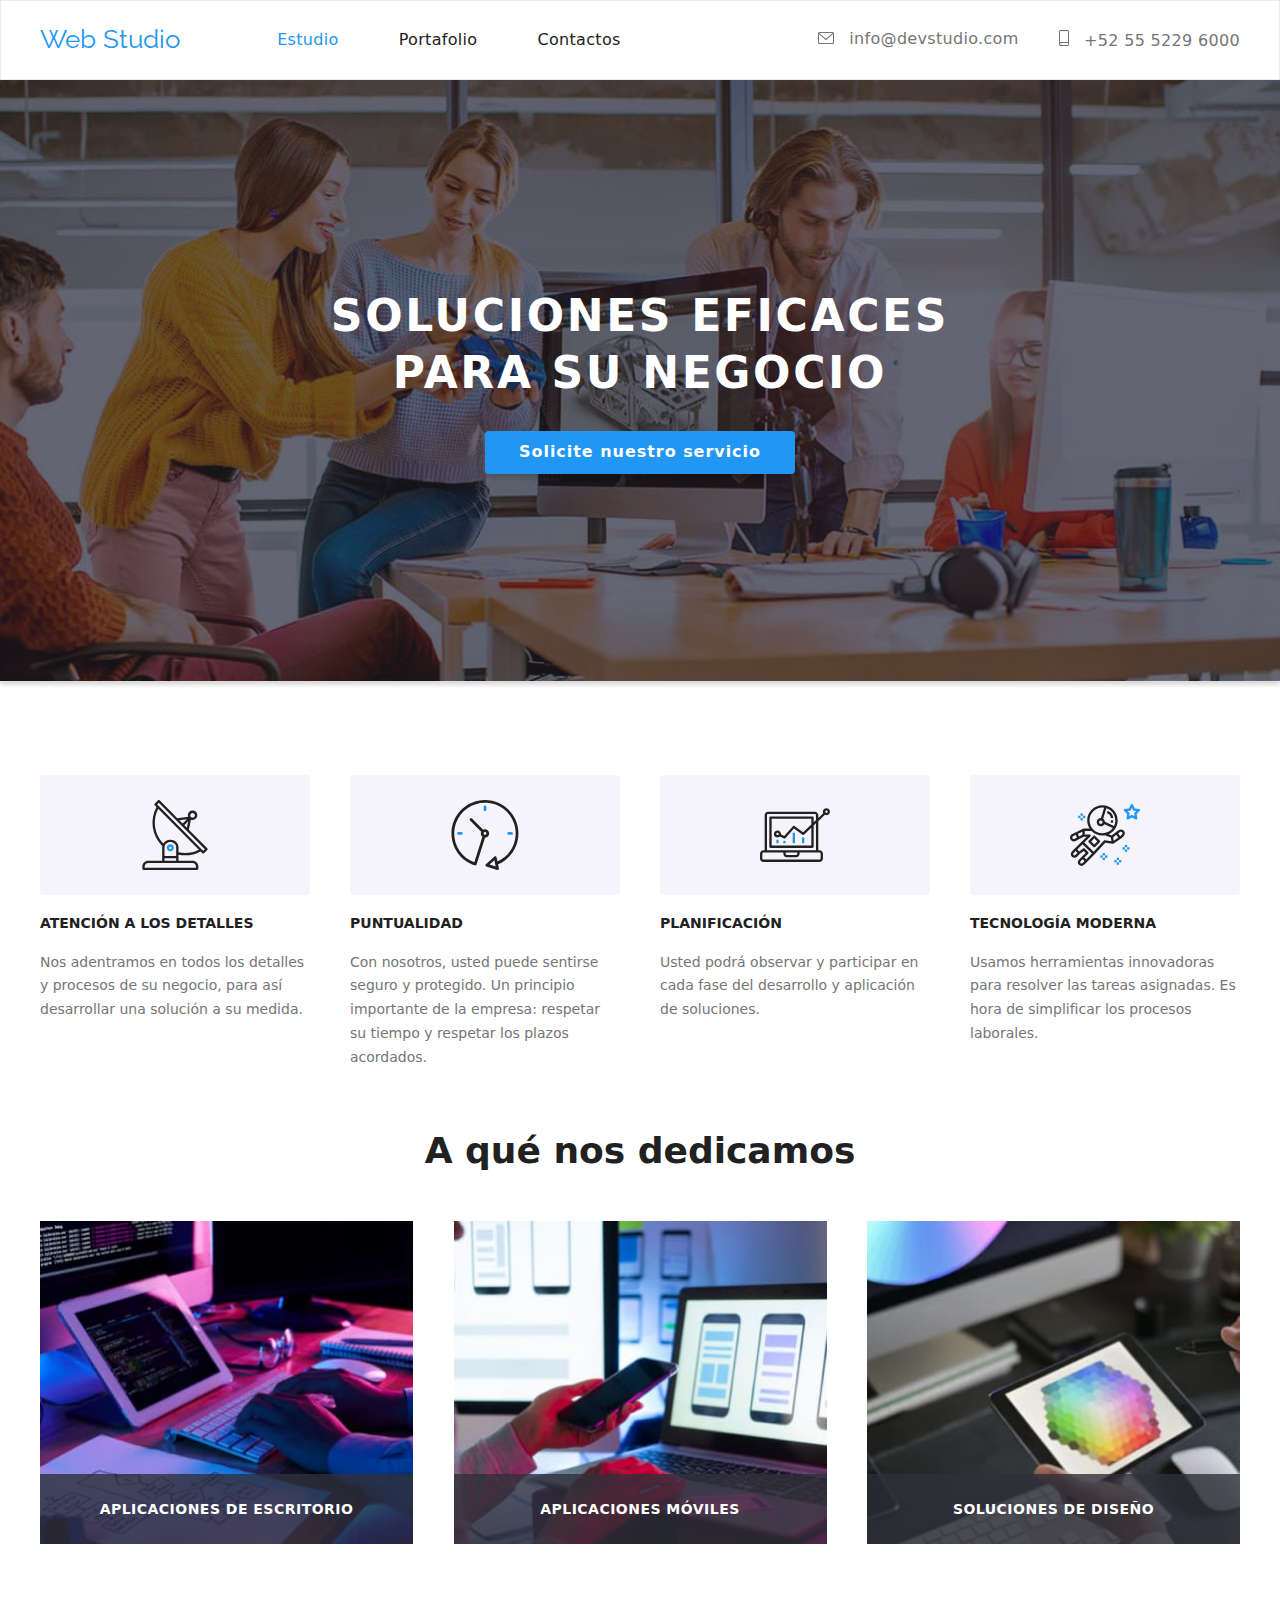
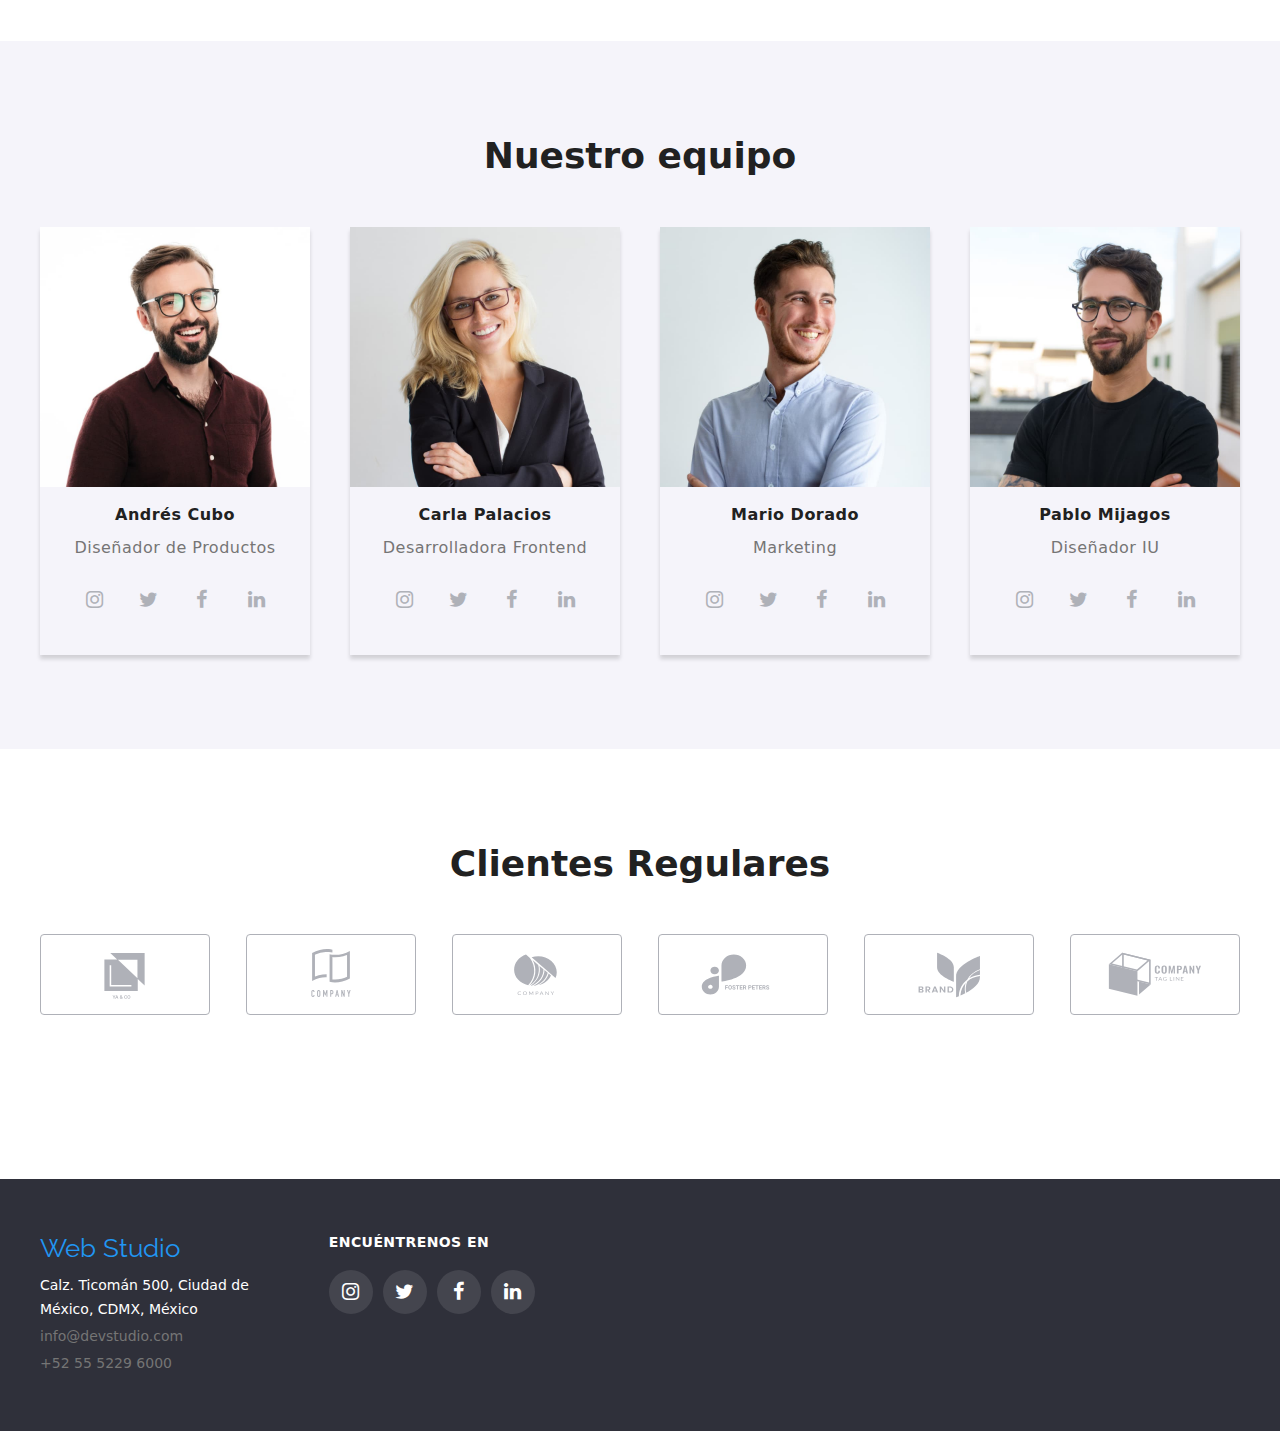
<file: index.html>
<!DOCTYPE html>
<html lang="es">

<head>
    <meta charset="UTF-8" />
    <meta http-equiv="X-UA-Compatible" content="IE=edge" />
    <meta name="viewport" content="width=device-width, initial-scale=1.0" />
    <link type="text/css" rel="stylesheet" href="css/styles.css" />
    <title>Principal</title>
    <!-- Fuentes tipográficas -->
    <link
        href="https://fonts.googleapis.com/css2?family=Raleway:wght@700&family=Roboto:wght@400;500;700;900&display=swap"
        rel="stylesheet">
    <!-- Modern Normalize -->
    <link rel="stylesheet" href="css/modern-normalize.css">
    <!-- Icomoon -->
    <link rel="stylesheet" href="css/icomoon/style.css">
</head>

<body>
    <header class="header">
        <div class="header_container container">
            <div class="logo">
                <span><a href="/goit-markup-hw-05/index.html">Web Studio</a></span>
            </div>
            <nav class="header-nav">
                <ul class="menu">
                    <li class="item"><a class="link actual" href="/goit-markup-hw-05/index.html">Estudio</a></li>
                    <li class="item"><a class="link" href="/goit-markup-hw-05/portfolio.html">Portafolio</a></li>
                    <li class="item"><a class="link" href="#">Contactos</a></li>
                </ul>
            </nav>
            <ul class="contact-info">
                <li><a href="mailito:info@devstudio.com">
                        <svg class="icon" width="16" height="12">
                            <use href="images/icons.svg#envelope"></use>
                        </svg>
                        info@devstudio.com</a></li>
                <li><a href="tel:+525552296000">
                        <svg class="icon" width="10" height="16">
                            <use href="images/icons.svg#mobile"></use>
                        </svg>
                        +52 55 5229 6000</a></li>
            </ul>
        </div>
    </header>
    <main>
        <section class="section first_section">
            <div class="first-section container">
                <h1 class="main-title">Soluciones eficaces para su negocio</h1>

                <button data-modal-open class="button-service" type="button">Solicite nuestro servicio</button>

                <div class="backdrop is-hidden" data-modal>
                    <div class="modal">
                        <button class="button-modal" data-modal-close>X</button>
                    </div>
                </div>

            </div>
        </section>
        <section class="section section_description container">
            <ul class="description">
                <li>
                    <div>
                        <svg class="icon" width="70" height="70">
                            <use href="images/icons.svg#antenna"></use>
                        </svg>
                    </div>
                    <h4>Atención a los detalles</h4>
                    <p>
                        Nos adentramos en todos los detalles y procesos de su negocio,
                        para así desarrollar una solución a su medida.
                    </p>
                </li>
                <li>
                    <div>
                        <svg class="icon" width="70" height="70">
                            <use href="images/icons.svg#watch"></use>
                        </svg>
                    </div>
                    <h4>Puntualidad</h4>
                    <p>
                        Con nosotros, usted puede sentirse seguro y protegido. Un
                        principio importante de la empresa: respetar su tiempo y respetar
                        los plazos acordados.
                    </p>
                </li>
                <li>
                    <div>
                        <svg class="icon" width="70" height="70">
                            <use href="images/icons.svg#diagram"></use>
                        </svg>
                    </div>
                    <h4>Planificación</h4>
                    <p>
                        Usted podrá observar y participar en cada fase del desarrollo y
                        aplicación de soluciones.
                    </p>
                </li>
                <li>
                    <div>
                        <svg class="icon" width="70" height="70">
                            <use href="images/icons.svg#astronaut"></use>
                        </svg>
                    </div>
                    <h4>Tecnología moderna</h4>
                    <p>
                        Usamos herramientas innovadoras para resolver las tareas
                        asignadas. Es hora de simplificar los procesos laborales.
                    </p>
                </li>
            </ul>
            <div class="sub-section">
                <h2>A qué nos dedicamos</h2>
                <ul class="images">
                    <li><img src="images/1_hands_keyboard.jpg"
                            alt="Manos escribiendo en un teclado código de programación" width="373">
                        <div>
                            <h4>Aplicaciones de escritorio</h4>
                        </div>
                    </li>
                    <li><img src="images/2_phone_pc.jpg"
                            alt="Persona sosteniendo un celular y mirando una pantalla con prototipados de interfaces"
                            width="373">
                        <div>
                            <h4>Aplicaciones móviles</h4>
                        </div>
                    </li>
                    <li><img src="images/3_color_palette.jpg"
                            alt="Persona escogiendo el color en una paleta hexadecimal" width="373">
                        <div>
                            <h4>Soluciones de diseño</h4>
                        </div>
                    </li>
                </ul>
            </div>
        </section>
        <section class="section section_three">
            <div class="section-three container">
                <h2>Nuestro equipo</h2>
                <div class="cards">
                    <div class="card">
                        <img src="images/person-1.jpg" alt="Hombre con barba y lentes sonriendo" width="270">
                        <br>
                        <h4>Andrés Cubo</h4>
                        <p>Diseñador de Productos</p>
                        <div>
                            <ul>
                                <li><a href="#" target="_blank"><span class="ico icon-instagram"></span></a></li>
                                <li><a href="#" target="_blank"><span class="ico icon-twitter"></span></a></li>
                                <li><a href="#" target="_blank"><span class="ico icon-facebook"></span></a></li>
                                <li><a href="#" target="_blank"><span class="ico icon-linkedin"></span></a></li>
                            </ul>
                        </div>
                    </div>
                    <div class="card">
                        <img src="images/person-2.jpg" alt="Mujer rubia con lentes sonriendo" width="270">
                        <br>
                        <h4>Carla Palacios</h4>
                        <p>Desarrolladora Frontend</p>
                        <div>
                            <ul>
                                <li><a href="#" target="_blank"><span class="ico icon-instagram"></span></a></li>
                                <li><a href="#" target="_blank"><span class="ico icon-twitter"></span></a></li>
                                <li><a href="#" target="_blank"><span class="ico icon-facebook"></span></a></li>
                                <li><a href="#" target="_blank"><span class="ico icon-linkedin"></span></a></li>
                            </ul>
                        </div>
                    </div>
                    <div class="card">
                        <img src="images/person-3.jpg" alt="Hombre joven sonriendo" width="270">
                        <br>
                        <h4>Mario Dorado</h4>
                        <p>Marketing</p>
                        <div>
                            <ul>
                                <li><a href="#" target="_blank"><span class="ico icon-instagram"></span></a></li>
                                <li><a href="#" target="_blank"><span class="ico icon-twitter"></span></a></li>
                                <li><a href="#" target="_blank"><span class="ico icon-facebook"></span></a></li>
                                <li><a href="#" target="_blank"><span class="ico icon-linkedin"></span></a></li>
                            </ul>
                        </div>
                    </div>
                    <div class="card">
                        <img src="images/person-4.jpg" alt="Hombre con lentes confiado sonriendo" width="270">
                        <br>
                        <h4>Pablo Mijagos</h4>
                        <p>Diseñador IU</p>
                        <div>
                            <ul>
                                <li><a href="#" target="_blank"><span class="ico icon-instagram"></span></a></li>
                                <li><a href="#" target="_blank"><span class="ico icon-twitter"></span></a></li>
                                <li><a href="#" target="_blank"><span class="ico icon-facebook"></span></a></li>
                                <li><a href="#" target="_blank"><span class="ico icon-linkedin"></span></a></li>
                            </ul>
                        </div>
                    </div>
                </div>
            </div>
        </section>
        <section class="section section_clients">
            <div class="section-clients container">
                <h2>Clientes Regulares</h2>
                <ul class="clients">
                    <li>
                        <div class="client">
                            <a href="#">
                                <svg class="icon" width="106" height="53">
                                    <use href="images/icons.svg#client1"></use>
                                </svg></a>
                        </div>
                    </li>
                    <li>
                        <div class="client">
                            <a href="#">
                                <svg class="icon" width="106" height="53">
                                    <use href="images/icons.svg#client2"></use>
                                </svg>
                            </a>
                        </div>
                    </li>
                    <li>
                        <div class="client">
                            <a href="#">
                                <svg class="icon" width="106" height="53">
                                    <use href="images/icons.svg#client3"></use>
                                </svg>
                            </a>
                        </div>
                    </li>
                    <li>
                        <div class="client">
                            <a href="#">
                                <svg class="icon" width="106" height="53">
                                    <use href="images/icons.svg#client4"></use>
                                </svg>
                            </a>
                        </div>
                    </li>
                    <li>
                        <div class="client">
                            <a href="#">
                                <svg class="icon" width="106" height="53">
                                    <use href="images/icons.svg#client5"></use>
                                </svg>
                            </a>
                        </div>
                    </li>
                    <li>
                        <div class="client">
                            <a href="#">
                                <svg class="icon" width="106" height="53">
                                    <use href="images/icons.svg#client6"></use>
                                </svg>
                            </a>
                        </div>
                    </li>
                </ul>
            </div>
        </section>
    </main>
    <footer class="footer">
        <div class="container footer_container">
            <div class="footer-address">
                <div class="logo">
                    <span><a href="#">Web Studio</a></span>
                </div>
                <address class="item-footer">
                    Calz. Ticomán 500, Ciudad de <br>México, CDMX, México
                </address>
                <address class="contact-info-footer">
                    <a href="mailito:info@devstudio.com">info@devstudio.com</a>
                    <br>
                    <a href="tel:+525552296000">+52 55 5229 6000</a>
                </address>
            </div>
            <div class="social">
                <h4>Encuéntrenos en</h4>
                <ul>
                    <li><a href="#" target="_blank"><span class="ico icon-instagram"></span></a></li>
                    <li><a href="#" target="_blank"><span class="ico icon-twitter"></span></a></li>
                    <li><a href="#" target="_blank"><span class="ico icon-facebook"></span></a></li>
                    <li><a href="#" target="_blank"><span class="ico icon-linkedin"></span></a></li>
                </ul>
            </div>
        </div>
    </footer>
    <script src="./js/modal.js"></script>
</body>

</html>
</file>
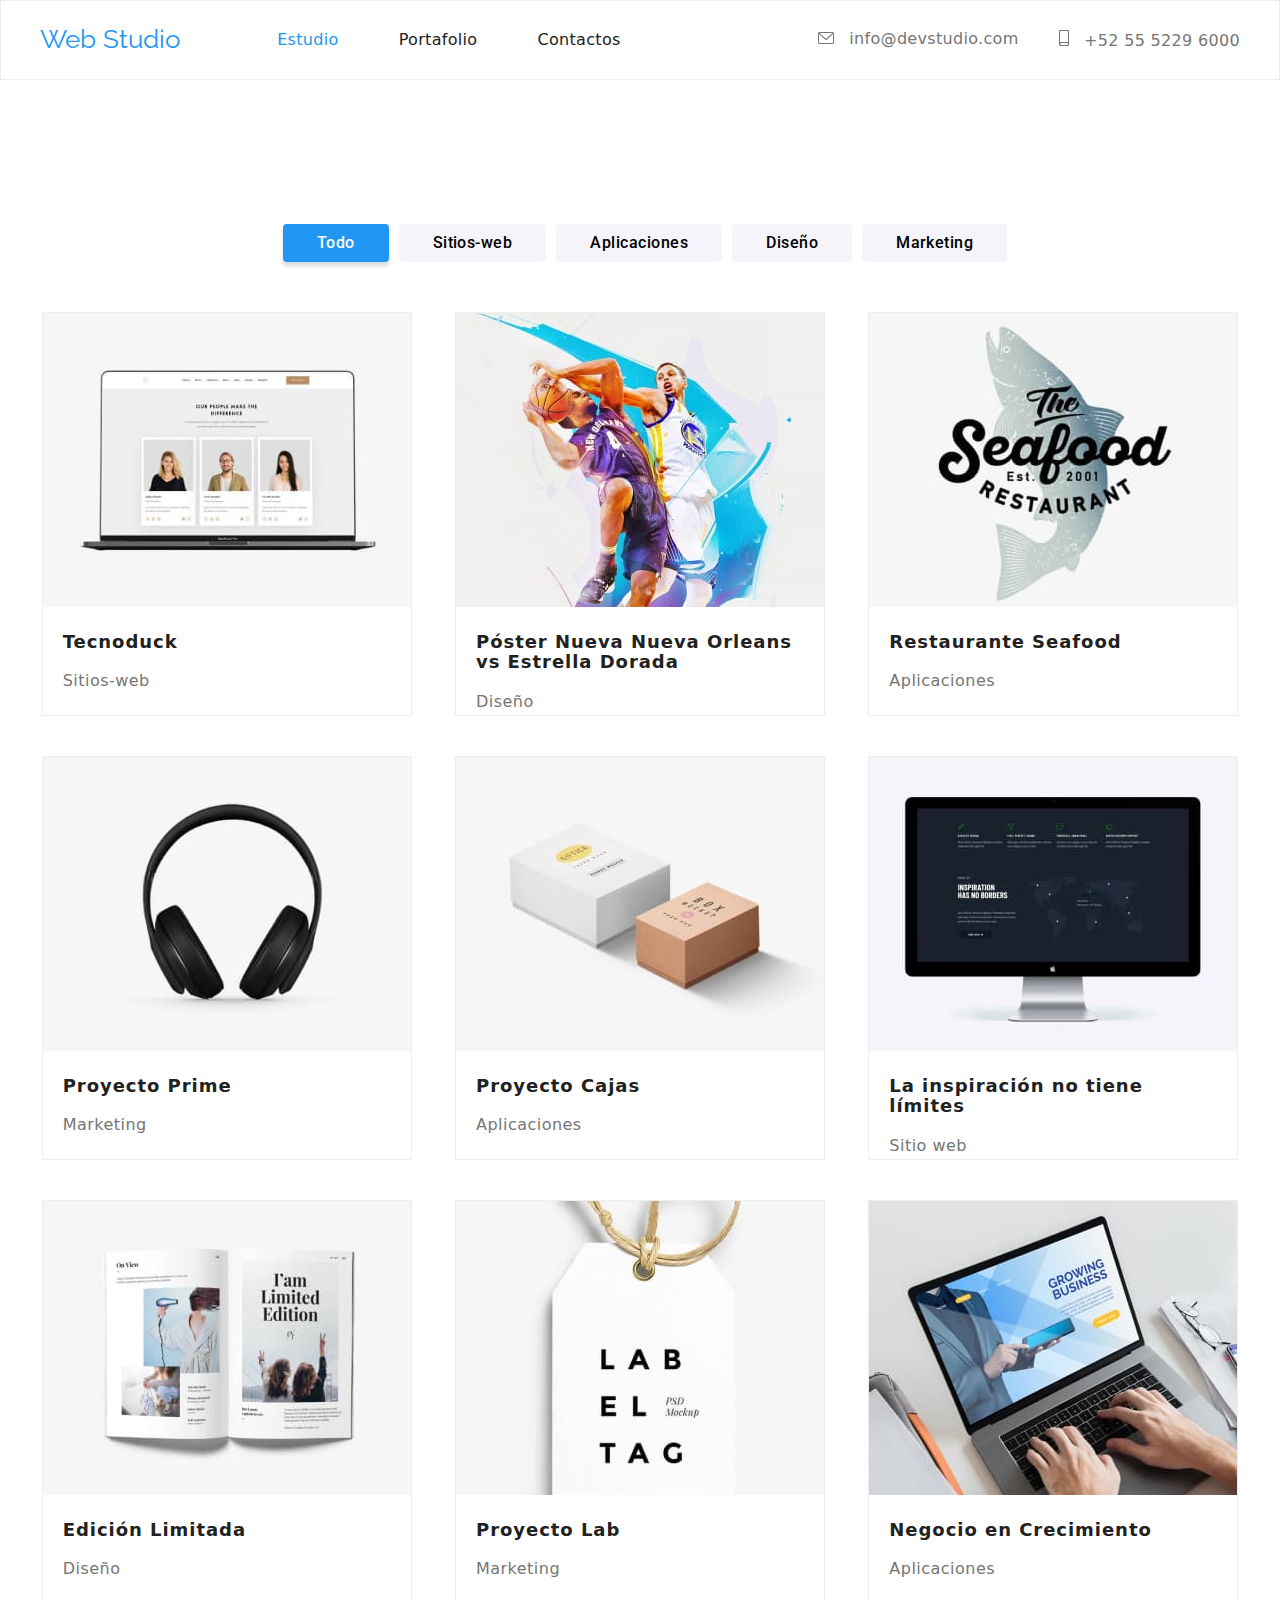
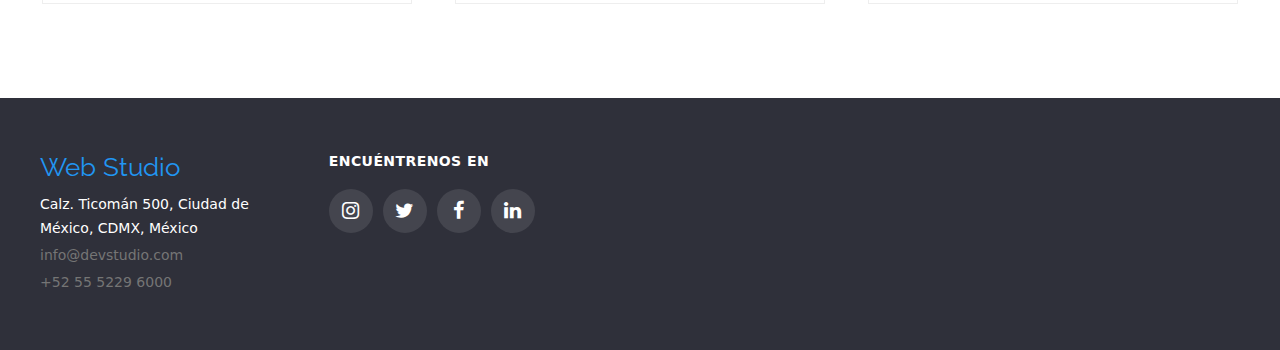
<file: portfolio.html>
<!DOCTYPE html>
<html lang="es">

<head>
    <meta charset="UTF-8" />
    <meta http-equiv="X-UA-Compatible" content="IE=edge" />
    <meta name="viewport" content="width=device-width, initial-scale=1.0" />
    <link type="text/css" href="css/styles.css" rel="stylesheet" />
    <title>Portafolio</title>
    <!-- Fuentes tipográficas -->
    <link
        href="https://fonts.googleapis.com/css2?family=Raleway:wght@700&family=Roboto:wght@400;500;700;900&display=swap"
        rel="stylesheet">
    <!-- Modern Normalize -->
    <link rel="stylesheet" href="css/modern-normalize.css">
    <!-- Icomoon -->
    <link rel="stylesheet" href="css/icomoon/style.css">
</head>

<body>
    <header class="header">
        <div class="header_container container">
            <div class="logo">
                <span><a href="/goit-markup-hw-05/index.html">Web Studio</a></span>
            </div>
            <nav class="header-nav">
                <ul class="menu">
                    <li class="item"><a class="link actual" href="/goit-markup-hw-05/index.html">Estudio</a></li>
                    <li class="item"><a class="link" href="/goit-markup-hw-05/portfolio.html">Portafolio</a></li>
                    <li class="item"><a class="link" href="#">Contactos</a></li>
                </ul>
            </nav>
            <ul class="contact-info">
                <li><a href="mailito:info@devstudio.com">
                        <svg class="icon" width="16" height="12">
                            <use href="images/icons.svg#envelope"></use>
                        </svg>
                        info@devstudio.com</a></li>
                <li><a href="tel:+525552296000">
                        <svg class="icon" width="10" height="16">
                            <use href="images/icons.svg#mobile"></use>
                        </svg>
                        +52 55 5229 6000</a></li>
            </ul>
        </div>
    </header>
    <main>
        <section class="section">
            <div class="container section_portfolio">
                <ul class="buttons_portfolio">
                    <li><button type="button" class="button-portfolio actual">Todo</button></li>
                    <li><button type="button" class="button-portfolio">Sitios-web</button></li>
                    <li><button type="button" class="button-portfolio">Aplicaciones</button></li>
                    <li><button type="button" class="button-portfolio">Diseño</button></li>
                    <li><button type="button" class="button-portfolio">Marketing</button></li>
                </ul>
                <section class="portfolio_cards">
                    <div class="portfolio-card">
                        <div class="portfolio-image">
                            <img src="images/portfolio/1-tecnoduck.jpg" alt="Portatil mostrando un sitio web"
                                width="370">
                            <br>
                            <div class="emergent-card">
                                <p>Tecnoduck es una plataforma de distribución de coronavirus de última generación. Las
                                    compañías usan esta plataforma para el espionaje digital y los ataques a los
                                    servidores seguros de la competencia.</p>
                            </div>
                        </div>
                        <h4>Tecnoduck</h4>
                        <p>Sitios-web</p>
                    </div>
                    <div class="portfolio-card">
                        <div class="portfolio-image">
                            <img src="images/portfolio/2-nueva-orleans-vs-estrella-dorada.jpg"
                                alt="Dos jugadores de baloncesto compitiendo por la pelota" width="370">
                            <br>
                            <div class="emergent-card">
                                <p>Lorem ipsum dolor sit amet, consectetur adipisicing elit. Expedita, nulla in vero
                                    dolorem quod earum blanditiis nesciunt at tenetur delectus voluptatem aperiam
                                    perspiciatis quisquam, similique, fugiat quasi ipsam sit vel.</p>
                            </div>
                        </div>
                        <h4>Póster Nueva Nueva Orleans vs Estrella Dorada</h4>
                        <p>Diseño</p>
                    </div>
                    <div class="portfolio-card">
                        <div class="portfolio-image">

                            <img src="images/portfolio/3-seafood.jpg" alt="Imagotipo de restaurante Seafood"
                                width="370">
                            <br>
                            <div class="emergent-card">
                                <p>Lorem ipsum dolor sit amet consectetur adipisicing elit. Cumque tenetur dolor eius
                                    nemo, quaerat vitae repudiandae expedita aut esse ex id odit voluptate, velit atque,
                                    suscipit eum delectus provident vero?</p>
                            </div>
                        </div>
                        <h4>Restaurante Seafood</h4>
                        <p>Aplicaciones</p>
                    </div>
                    <div class="portfolio-card">
                        <div class="portfolio-image">

                            <img src="images/portfolio/4-proyecto-prime.jpg" alt="Audífonos de diadema" width="370">
                            <br>
                            <div class="emergent-card">
                                <p>Lorem ipsum dolor sit amet, consectetur adipisicing elit. Expedita, nulla in vero
                                    dolorem quod earum blanditiis nesciunt at tenetur delectus voluptatem aperiam
                                    perspiciatis quisquam, similique, fugiat quasi ipsam sit vel.</p>
                            </div>
                        </div>
                        <h4>Proyecto Prime</h4>
                        <p>Marketing</p>
                    </div>
                    <div class="portfolio-card">
                        <div class="portfolio-image">

                            <img src="images/portfolio/5-proyecto-cajas.jpg" alt="Diseño de cajas" width="370">
                            <br>
                            <div class="emergent-card">
                                <p>Lorem ipsum dolor sit amet, consectetur adipisicing elit. Expedita, nulla in vero
                                    dolorem quod earum blanditiis nesciunt at tenetur delectus voluptatem aperiam
                                    perspiciatis quisquam, similique, fugiat quasi ipsam sit vel.</p>
                            </div>
                        </div>
                        <h4>Proyecto Cajas</h4>
                        <p>Aplicaciones</p>
                    </div>
                    <div class="portfolio-card">
                        <div class="portfolio-image">

                            <img src="images/portfolio/6-inspiracion-sin-limites.jpg"
                                alt="Computador con diseño de una interfaz web" width="370">
                            <br>
                            <div class="emergent-card">
                                <p>Lorem ipsum dolor sit amet, consectetur adipisicing elit. Expedita, nulla in vero
                                    dolorem quod earum blanditiis nesciunt at tenetur delectus voluptatem aperiam
                                    perspiciatis quisquam, similique, fugiat quasi ipsam sit vel.</p>
                            </div>
                        </div>
                        <h4>La inspiración no tiene límites</h4>
                        <p>Sitio web</p>
                    </div>
                    <div class="portfolio-card">
                        <div class="portfolio-image">
                            <img src="images/portfolio/7-edicion-limitada.jpg" alt="Diseño de Revista" width="370">
                            <br>
                            <div class="emergent-card">
                                <p>Lorem ipsum dolor sit amet, consectetur adipisicing elit. Expedita, nulla in vero
                                    dolorem quod earum blanditiis nesciunt at tenetur delectus voluptatem aperiam
                                    perspiciatis quisquam, similique, fugiat quasi ipsam sit vel.</p>
                            </div>
                        </div>
                        <h4>Edición Limitada</h4>
                        <p>Diseño</p>
                    </div>
                    <div class="portfolio-card">
                        <div class="portfolio-image">
                            <img src="images/portfolio/8-proyecto-lab.jpg" alt="Diseño de etiqueta" width="370">
                            <br>
                            <div class="emergent-card">
                                <p>Lorem ipsum dolor sit amet, consectetur adipisicing elit. Expedita, nulla in vero
                                    dolorem quod earum blanditiis nesciunt at tenetur delectus voluptatem aperiam
                                    perspiciatis quisquam, similique, fugiat quasi ipsam sit vel.</p>
                            </div>
                        </div>
                        <h4>Proyecto Lab</h4>
                        <p>Marketing</p>
                    </div>
                    <div class="portfolio-card">
                        <div class="portfolio-image">
                            <img src="images/portfolio/9-negocio-crecimiento.jpg"
                                alt="Manos trabajando en un computador" width="370">
                            <br>
                            <div class="emergent-card">
                                <p>Lorem ipsum dolor sit amet, consectetur adipisicing elit. Expedita, nulla in vero
                                    dolorem quod earum blanditiis nesciunt at tenetur delectus voluptatem aperiam
                                    perspiciatis quisquam, similique, fugiat quasi ipsam sit vel.</p>
                            </div>
                        </div>
                        <h4>Negocio en Crecimiento</h4>
                        <p>Aplicaciones</p>
                    </div>
                </section>
            </div>
        </section>
    </main>
    <footer class="footer">
        <div class="container footer_container">
            <div class="footer-address">
                <div class="logo">
                    <span><a href="#">Web Studio</a></span>
                </div>
                <address class="item-footer">
                    Calz. Ticomán 500, Ciudad de <br>México, CDMX, México
                </address>
                <address class="contact-info-footer">
                    <a href="mailito:info@devstudio.com">info@devstudio.com</a>
                    <br>
                    <a href="tel:+525552296000">+52 55 5229 6000</a>
                </address>
            </div>
            <div class="social">
                <h4>Encuéntrenos en</h4>
                <ul>
                    <li><a href="#" target="_blank"><span class="ico icon-instagram"></span></a></li>
                    <li><a href="#" target="_blank"><span class="ico icon-twitter"></span></a></li>
                    <li><a href="#" target="_blank"><span class="ico icon-facebook"></span></a></li>
                    <li><a href="#" target="_blank"><span class="ico icon-linkedin"></span></a></li>
                </ul>
            </div>
        </div>
    </footer>
</body>

</html>
</file>
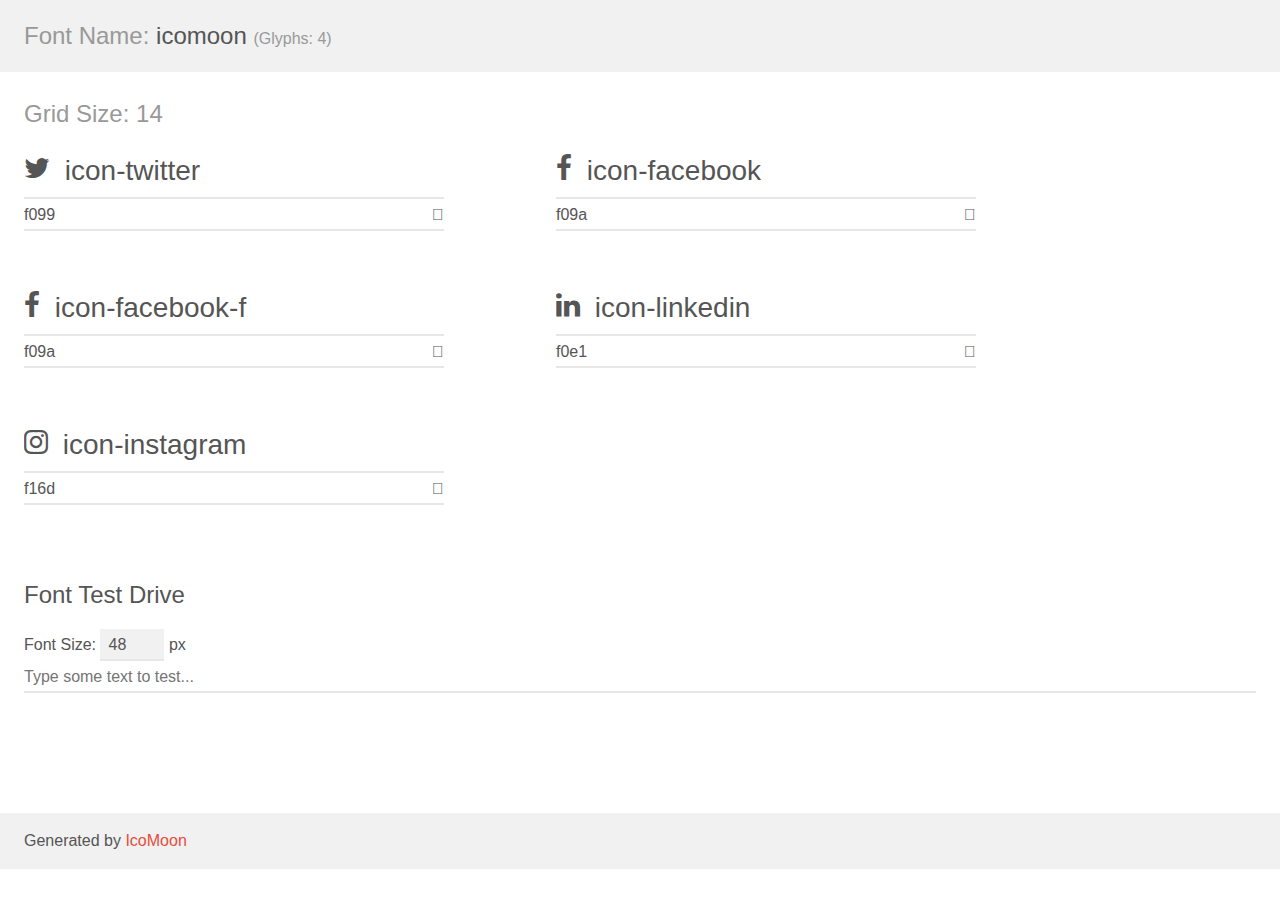
<file: css/icomoon/demo.html>
<!doctype html>
<html>
<head>
    <meta charset="utf-8">
    <title>IcoMoon Demo</title>
    <meta name="description" content="An Icon Font Generated By IcoMoon.io">
    <meta name="viewport" content="width=device-width, initial-scale=1">
    <link rel="stylesheet" href="demo-files/demo.css">
    <link rel="stylesheet" href="style.css"></head>
<body>
    <div class="bgc1 clearfix">
        <h1 class="mhmm mvm"><span class="fgc1">Font Name:</span> icomoon <small class="fgc1">(Glyphs:&nbsp;4)</small></h1>
    </div>
    <div class="clearfix mhl ptl">
        <h1 class="mvm mtn fgc1">Grid Size: 14</h1>
        <div class="glyph fs1">
            <div class="clearfix bshadow0 pbs">
                <span class="icon-twitter"></span>
                <span class="mls"> icon-twitter</span>
            </div>
            <fieldset class="fs0 size1of1 clearfix hidden-false">
                <input type="text" readonly value="f099" class="unit size1of2" />
                <input type="text" maxlength="1" readonly value="&#xf099;" class="unitRight size1of2 talign-right" />
            </fieldset>
            <div class="fs0 bshadow0 clearfix hidden-true">
                <span class="unit pvs fgc1">liga: </span>
                <input type="text" readonly value="" class="liga unitRight" />
            </div>
        </div>
        <div class="glyph fs1">
            <div class="clearfix bshadow0 pbs">
                <span class="icon-facebook"></span>
                <span class="mls"> icon-facebook</span>
            </div>
            <fieldset class="fs0 size1of1 clearfix hidden-false">
                <input type="text" readonly value="f09a" class="unit size1of2" />
                <input type="text" maxlength="1" readonly value="&#xf09a;" class="unitRight size1of2 talign-right" />
            </fieldset>
            <div class="fs0 bshadow0 clearfix hidden-true">
                <span class="unit pvs fgc1">liga: </span>
                <input type="text" readonly value="" class="liga unitRight" />
            </div>
        </div>
        <div class="glyph fs1">
            <div class="clearfix bshadow0 pbs">
                <span class="icon-facebook-f"></span>
                <span class="mls"> icon-facebook-f</span>
            </div>
            <fieldset class="fs0 size1of1 clearfix hidden-false">
                <input type="text" readonly value="f09a" class="unit size1of2" />
                <input type="text" maxlength="1" readonly value="&#xf09a;" class="unitRight size1of2 talign-right" />
            </fieldset>
            <div class="fs0 bshadow0 clearfix hidden-true">
                <span class="unit pvs fgc1">liga: </span>
                <input type="text" readonly value="" class="liga unitRight" />
            </div>
        </div>
        <div class="glyph fs1">
            <div class="clearfix bshadow0 pbs">
                <span class="icon-linkedin"></span>
                <span class="mls"> icon-linkedin</span>
            </div>
            <fieldset class="fs0 size1of1 clearfix hidden-false">
                <input type="text" readonly value="f0e1" class="unit size1of2" />
                <input type="text" maxlength="1" readonly value="&#xf0e1;" class="unitRight size1of2 talign-right" />
            </fieldset>
            <div class="fs0 bshadow0 clearfix hidden-true">
                <span class="unit pvs fgc1">liga: </span>
                <input type="text" readonly value="" class="liga unitRight" />
            </div>
        </div>
        <div class="glyph fs1">
            <div class="clearfix bshadow0 pbs">
                <span class="icon-instagram"></span>
                <span class="mls"> icon-instagram</span>
            </div>
            <fieldset class="fs0 size1of1 clearfix hidden-false">
                <input type="text" readonly value="f16d" class="unit size1of2" />
                <input type="text" maxlength="1" readonly value="&#xf16d;" class="unitRight size1of2 talign-right" />
            </fieldset>
            <div class="fs0 bshadow0 clearfix hidden-true">
                <span class="unit pvs fgc1">liga: </span>
                <input type="text" readonly value="" class="liga unitRight" />
            </div>
        </div>
    </div>

    <!--[if gt IE 8]><!-->
    <div class="mhl clearfix mbl">
        <h1>Font Test Drive</h1>
        <label>
            Font Size: <input id="fontSize" type="number" class="textbox0 mbm"
            min="8" value="48" />
            px
        </label>
        <input id="testText" type="text" class="phl size1of1 mvl"
        placeholder="Type some text to test..." value=""/>
        <div id="testDrive" class="icon-" style="font-family: icomoon">&nbsp;
        </div>
    </div>
    <!--<![endif]-->
    <div class="bgc1 clearfix">
        <p class="mhl">Generated by <a href="https://icomoon.io/app">IcoMoon</a></p>
    </div>

    <script src="demo-files/demo.js"></script>
</body>
</html>
</file>
<file: css/styles.css>
* {
  margin: 0;
  padding: 0;
  box-sizing: border-box;
}

body {
  color: #212121;
  font-family: "Roboto", sans-serif;
}

.container {
  width: 1200px;
  margin: auto;
}
:root {
  --white-color: #fff;
  --brand-color: #2196f3;
  --gray-text-color: #757575;
  --dark-gray: #2f303a;
  --light-gray: #f5f4fa;
  --lighter-gray: #afb1b8;
}
/* Header */
.header {
  border: 1px solid #ececec;
  padding: 24px 0;
  display: flex;
}

.header_container {
  display: flex;
  flex-direction: row;
  align-items: center;
  justify-content: space-between;
}

.logo span a {
  color: var(--brand-color);
  font-family: "Raleway", sans-serif;
  text-decoration: none;
  font-size: 26px;
}

.menu {
  display: flex;
  list-style: none;
}

.menu li {
  margin-right: 60px;
}

.contact-info li {
  margin-left: 40px;
}
/* Info header */
.contact-info .icon {
  fill: var(--gray-text-color);
}
.menu .item a {
  text-decoration: none;
  position: relative;
}

.menu .link {
  color: #212121;
  font-weight: 500;
  letter-spacing: 0.02rem;
}

.menu .item .link::after {
  content: "";
  position: absolute;
  width: 0;
  height: 4px;
  display: block;
  background: var(--brand-color);
  border-radius: 2px;
  transition: 0.4s ease;
  top: 47px;
  right: 0;
}

.menu .item .link:hover::after {
  width: 100%;
  left: 0;
}

.menu .item a:hover,
.header .contact-info li a:hover,
.header .contact-info li a:hover svg path,
.header .contact-info .icon:hover,
.menu .item a.actual,
.footer_container .contact-info-footer a:hover,
.menu .item a:focus,
.header .contact-info li a:focus,
.menu .item a.actual,
.footer_container .contact-info-footer a:focus,
.contact-info li a:focus svg path,
.section-clients .clients div:hover,
.section-clients .clients .client .icon:hover,
.section-clients .clients .client .icon:focus {
  color: var(--brand-color);
  fill: var(--brand-color);
  border-color: var(--brand-color);
}

.header_container .contact-info {
  display: flex;
  list-style: none;
  justify-content: center;
}

.header .contact-info li a {
  color: var(--gray-text-color);
  text-decoration: none;
  font-weight: 500;
  letter-spacing: 0.02rem;
}

/* Primera sección */
.section {
  padding: 94px 0;
}
.first_section {
  background-color: var(--dark-gray);
  background: linear-gradient(rgba(47, 48, 58, 0.4), rgba(47, 48, 58, 0.4)),
    url("../images/fondo-index.jpg");
  box-shadow: 0px 4px 4px rgba(0, 0, 0, 0.15);
  background-repeat: no-repeat;
  background-size: cover;
  background-position: bottom center;
}

.section .first-section {
  display: flex;
  flex-direction: column;
  justify-content: center;
  align-items: center;
  /* height: 600px; */
  padding: 113px 0;
}

.main-title {
  color: var(--white-color);
  font-size: 44px;
  text-align: center;
  text-transform: uppercase;
  letter-spacing: 0.06em;
  line-height: 1.3;
  width: 696px;
}

.button-service {
  background-color: var(--brand-color);
  box-shadow: 0px 4px 4px rgba(0, 0, 0, 0.15);
  border-radius: 4px;
  border-color: transparent;
  color: var(--white-color);
  font-size: 1rem;
  font-weight: 700;
  letter-spacing: 0.06em;
  margin-top: 30px;
  padding: 10px 32px;
  cursor: pointer;
  transition: 0.7s;
}
.button-service:hover,
.button-service:focus {
  background-color: var(--light-gray);
  color: var(--brand-color);
  transition: 0.7s;
}
/* Modal */
.backdrop.is-hidden {
  visibility: hidden;
  opacity: 0;
  pointer-events: none;
}

.backdrop {
  background: rgba(0, 0, 0, 0.2);
  position: fixed;
  top: 0;
  left: 0;
  right: 0;
  bottom: 0;
  transition: opacity 250ms cubic-bezier(0.4, 0, 0.2, 1),
    visibility 250ms cubic-bezier(0.4, 0, 0.2, 1);
}
.modal {
  position: absolute;
  box-shadow: 0px 1px 3px rgba(0, 0, 0, 0.12), 0px 1px 1px rgba(0, 0, 0, 0.14),
    0px 2px 1px rgba(0, 0, 0, 0.2);
  border-radius: 4px;
  width: 528px;
  height: 581px;
  top: 50%;
  left: 50%;
  transform: translate(-50%, -50%);
  background-color: var(--white-color);
  display: flex;
}

.button-modal {
  cursor: pointer;
  border-radius: 50%;
  width: 30px;
  height: 30px;
  background: var(--white-color);
  border: 1px solid rgba(0, 0, 0, 0.1);
  margin: 8px;
  margin-left: auto;
}
/* Sección Descripción */

.description {
  display: flex;
  flex-direction: row;
  list-style: none;
  justify-content: space-between;
}

.description li {
  text-decoration: none;
  width: 270px;
}

.description li div {
  background-color: var(--light-gray);
  height: 120px;
  width: 270px;
  border-radius: 4px;
  display: flex;
  justify-content: center;
  align-items: center;
}

.description li h4 {
  font-size: 14px;
  font-weight: 700;
  line-height: 4;
  text-transform: uppercase;
}

.description li p {
  color: var(--gray-text-color);
  font-size: 14px;
  line-height: 1.7;
}
/* Subsection */

.sub-section h2 {
  text-align: center;
  font-size: 36px;
  margin-top: 60px;
}

.sub-section .images {
  display: flex;
  flex-direction: row;
  justify-content: space-between;
  padding: 50px 0 0;
  text-transform: uppercase;
  color: var(--white-color);
  font-size: 14px;
  font-weight: 700;
  letter-spacing: 0.03rem;
}

.sub-section .images li {
  list-style: none;
  position: relative;
  z-index: -1;
}

.sub-section ul li div {
  position: absolute;
  bottom: 1%;
  background-color: rgba(47, 48, 58, 0.8);
  width: 100%;
  height: 70px;
  display: flex;
  justify-content: center;
  align-items: center;
}

/* Sección Nuestro equipo */
.section_three {
  background-color: var(--light-gray);
  /* height: 648px; */
}

.section-three h2 {
  text-align: center;
  font-size: 36px;
  padding-bottom: 50px;
}

.cards {
  display: flex;
  flex-direction: row;
  justify-content: space-between;
}

.card {
  width: 270px;
  height: 428px;
  box-shadow: 0px 4px 4px rgba(0, 0, 0, 0.15);
}

.card h4 {
  text-align: center;
  letter-spacing: 0.03rem;
  padding: 15px 0;
}

.card p {
  text-align: center;
  color: var(--gray-text-color);
  letter-spacing: 0.03rem;
}
.section-three .cards .card ul {
  display: flex;
  justify-content: space-around;
  list-style: none;
  font-size: 20px;
  width: 80%;
  margin: 20px auto;
  text-align: center;
}

.section-three .cards .card ul li a {
  color: var(--lighter-gray);
  display: block;
  text-decoration: none;
}
.section-three .cards .card ul li {
  border-radius: 50%;
  text-align: center;
  line-height: 2.3;
  width: 44px;
  height: 44px;
}
.section-three .cards .card ul li a:hover {
  background: var(--brand-color);
  color: var(--white-color);
  border-radius: 50%;
  text-align: center;
  line-height: 2.3;
  width: 44px;
  height: 44px;
}

.section-three .cards .card ul li a:focus {
  background: var(--brand-color);
  color: var(--white-color);
  border-radius: 50%;
  text-align: center;
  /* line-height: 2.2; */
  width: 44px;
  height: 44px;
}
/* Sección Clientes Regulares */
.section-clients h2 {
  text-align: center;
  font-size: 36px;
  padding-bottom: 50px;
}
.section-clients .clients {
  display: flex;
  justify-content: space-between;
  list-style: none;
  padding-bottom: 70px;
}
.section-clients .clients .client {
  border: 1px solid var(--lighter-gray);
  border-radius: 4px;
  width: 170px;
  height: 81px;
  display: flex;
  align-items: center;
  justify-content: center;
}

.clients .icon {
  fill: var(--lighter-gray);
}

/* Footer */
.footer {
  display: flex;
  background-color: var(--dark-gray);
  padding: 55px 0;
  align-items: center;
}

.footer .logo {
  padding: 0 0 10px;
}

.footer .item-footer {
  color: var(--white-color);
  font-size: 14px;
  font-style: unset;
  line-height: 1.7;
}

.footer .contact-info-footer a {
  color: var(--gray-text-color);
  font-size: 14px;
  text-decoration: none;
}

.contact-info-footer {
  font-style: unset;
  line-height: 1.7;
}

/* -----Estilos portafolio----- */
/* Menú Portfolio */
.contact-info li svg {
  margin-right: 10px;
}

.contact-info li {
  display: flex;
  text-align: center;
  justify-content: center;
}

/* Botones Portafolio */
.buttons_portfolio {
  display: flex;
  justify-content: center;
  list-style: none;
  padding: 50px 0;
}
.button-portfolio {
  background-color: var(--light-gray);
  border-radius: 4px;
  border-color: transparent;
  cursor: pointer;
  font-size: 1rem;
  font-family: "Roboto", sans-serif;
  font-weight: 500;
  letter-spacing: 0.03em;
  padding: 8px 32px;
  margin-left: 10px;
}

.button-portfolio:hover,
.button-portfolio.actual,
.button-portfolio:focus {
  background-color: var(--brand-color);
  color: var(--white-color);
  box-shadow: 0px 4px 4px rgba(0, 0, 0, 0.15);
}

/* Tarjetas Portafolio */
.portfolio_cards {
  display: grid;
  grid-template-columns: repeat(3, 1fr);
  gap: 40px;
}

.portfolio-card {
  background: var(--white-color);
  border: 1px solid #eee;
  width: 370px;
  height: 404px;
  margin: auto;
  position: relative;
}
.portfolio-card:hover {
  box-shadow: 1px 4px 6px rgba(0, 0, 0, 0.16);
}

.portfolio-card h4 {
  font-size: 18px;
  text-align: left;
  letter-spacing: 0.06rem;
  padding: 20px;
}

.portfolio-card p {
  font-size: 1rem;
  text-align: left;
  color: var(--gray-text-color);
  letter-spacing: 0.03rem;
  padding-left: 20px;
}

.emergent-card {
  position: absolute;
  top: 0;
  height: 294px;
  width: 370px;
  background-color: rgba(33, 150, 243, 0.9);
  letter-spacing: 0.03em;
  padding: 63px 24px;
  transform: translateY(105%);
  transition: 250ms ease;
  transition-timing-function: cubic-bezier(0.4, 0, 0.2, 1);
}

.emergent-card p {
  color: var(--white-color);
  font-size: 18px;
  line-height: 28px;
}

.portfolio-card:hover .emergent-card {
  transform: translateY(0%);
  transition: 250ms ease;
  transition-timing-function: cubic-bezier(0.4, 0, 0.2, 1);
}
.portfolio-image {
  position: relative;
  overflow: hidden;
}
/* ----Footer Social ----*/
.footer_container {
  display: flex;
}

.social {
  margin-left: 80px;
}
.social h4 {
  color: var(--white-color);
  font-size: 14px;
  text-transform: uppercase;
  letter-spacing: 0.03em;
}

.social ul {
  list-style: none;
  display: flex;
  margin: auto;
  font-size: 20px;
  transition: 500ms ease;
  padding: 20px 0;
}
.social li {
  background: rgba(255, 255, 255, 0.1);
  border-radius: 50%;
  text-align: center;
  line-height: 2.3;
  width: 44px;
  height: 44px;
  margin: auto;
}

.social ul a:focus {
  background: var(--brand-color);
  color: var(--white-color);
  border-radius: 50%;
  text-align: center;
  width: 44px;
  height: 44px;
}
.social ul li a {
  color: var(--white-color);
  display: block;
  text-decoration: none;
}

.social li:not(:last-child) {
  margin-right: 10px;
}
.social li:hover {
  background-color: var(--brand-color);
}
</file>
<file: css/icomoon/style.css>
@font-face {
  font-family: 'icomoon';
  src:  url('fonts/icomoon.eot?ywzc9v');
  src:  url('fonts/icomoon.eot?ywzc9v#iefix') format('embedded-opentype'),
    url('fonts/icomoon.ttf?ywzc9v') format('truetype'),
    url('fonts/icomoon.woff?ywzc9v') format('woff'),
    url('fonts/icomoon.svg?ywzc9v#icomoon') format('svg');
  font-weight: normal;
  font-style: normal;
  font-display: block;
}

[class^="icon-"], [class*=" icon-"] {
  /* use !important to prevent issues with browser extensions that change fonts */
  font-family: 'icomoon' !important;
  speak: never;
  font-style: normal;
  font-weight: normal;
  font-variant: normal;
  text-transform: none;
  line-height: 1;

  /* Better Font Rendering =========== */
  -webkit-font-smoothing: antialiased;
  -moz-osx-font-smoothing: grayscale;
}

.icon-twitter:before {
  content: "\f099";
}
.icon-facebook:before {
  content: "\f09a";
}
.icon-facebook-f:before {
  content: "\f09a";
}
.icon-linkedin:before {
  content: "\f0e1";
}
.icon-instagram:before {
  content: "\f16d";
}
</file>
<file: css/icomoon/demo-files/demo.css>
body {
  padding: 0;
  margin: 0;
  font-family: sans-serif;
  font-size: 1em;
  line-height: 1.5;
  color: #555;
  background: #fff;
}
h1 {
  font-size: 1.5em;
  font-weight: normal;
}
small {
  font-size: .66666667em;
}
a {
  color: #e74c3c;
  text-decoration: none;
}
a:hover, a:focus {
  box-shadow: 0 1px #e74c3c;
}
.bshadow0, input {
  box-shadow: inset 0 -2px #e7e7e7;
}
input:hover {
  box-shadow: inset 0 -2px #ccc;
}
input, fieldset {
  font-family: sans-serif;
  font-size: 1em;
  margin: 0;
  padding: 0;
  border: 0;
}
input {
  color: inherit;
  line-height: 1.5;
  height: 1.5em;
  padding: .25em 0;
}
input:focus {
  outline: none;
  box-shadow: inset 0 -2px #449fdb;
}
.glyph {
  font-size: 16px;
  width: 15em;
  padding-bottom: 1em;
  margin-right: 4em;
  margin-bottom: 1em;
  float: left;
  overflow: hidden;
}
.liga {
  width: 80%;
  width: calc(100% - 2.5em);
}
.talign-right {
  text-align: right;
}
.talign-center {
  text-align: center;
}
.bgc1 {
  background: #f1f1f1;
}
.fgc1 {
  color: #999;
}
.fgc0 {
  color: #000;
}
p {
  margin-top: 1em;
  margin-bottom: 1em;
}
.mvm {
  margin-top: .75em;
  margin-bottom: .75em;
}
.mtn {
  margin-top: 0;
}
.mtl, .mal {
  margin-top: 1.5em;
}
.mbl, .mal {
  margin-bottom: 1.5em;
}
.mal, .mhl {
  margin-left: 1.5em;
  margin-right: 1.5em;
}
.mhmm {
  margin-left: 1em;
  margin-right: 1em;
}
.mls {
  margin-left: .25em;
}
.ptl {
  padding-top: 1.5em;
}
.pbs, .pvs {
  padding-bottom: .25em;
}
.pvs, .pts {
  padding-top: .25em;
}
.unit {
  float: left;
}
.unitRight {
  float: right;
}
.size1of2 {
  width: 50%;
}
.size1of1 {
  width: 100%;
}
.clearfix:before, .clearfix:after {
  content: " ";
  display: table;
}
.clearfix:after {
  clear: both;
}
.hidden-true {
  display: none;
}
.textbox0 {
  width: 3em;
  background: #f1f1f1;
  padding: .25em .5em;
  line-height: 1.5;
  height: 1.5em;
}
#testDrive {
  display: block;
  padding-top: 24px;
  line-height: 1.5;
}
.fs0 {
  font-size: 16px;
}
.fs1 {
  font-size: 28px;
}
</file>
